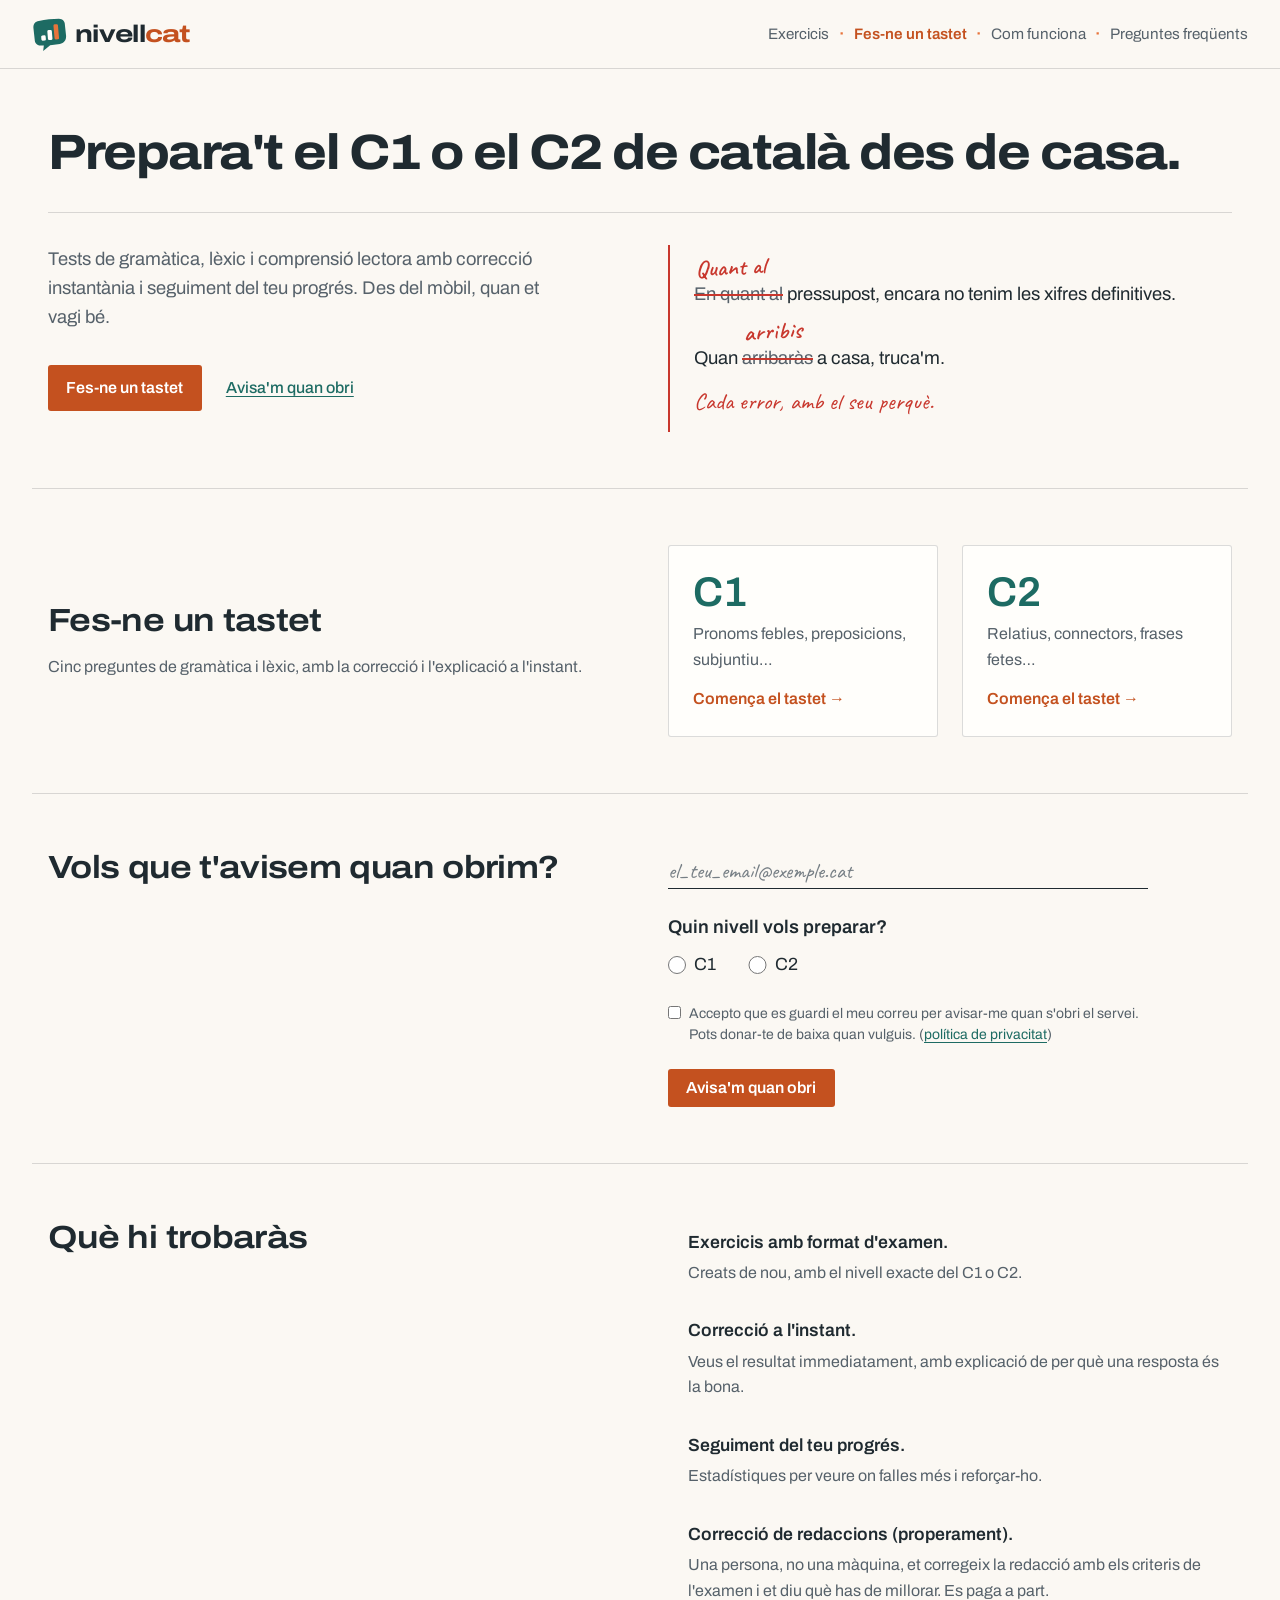
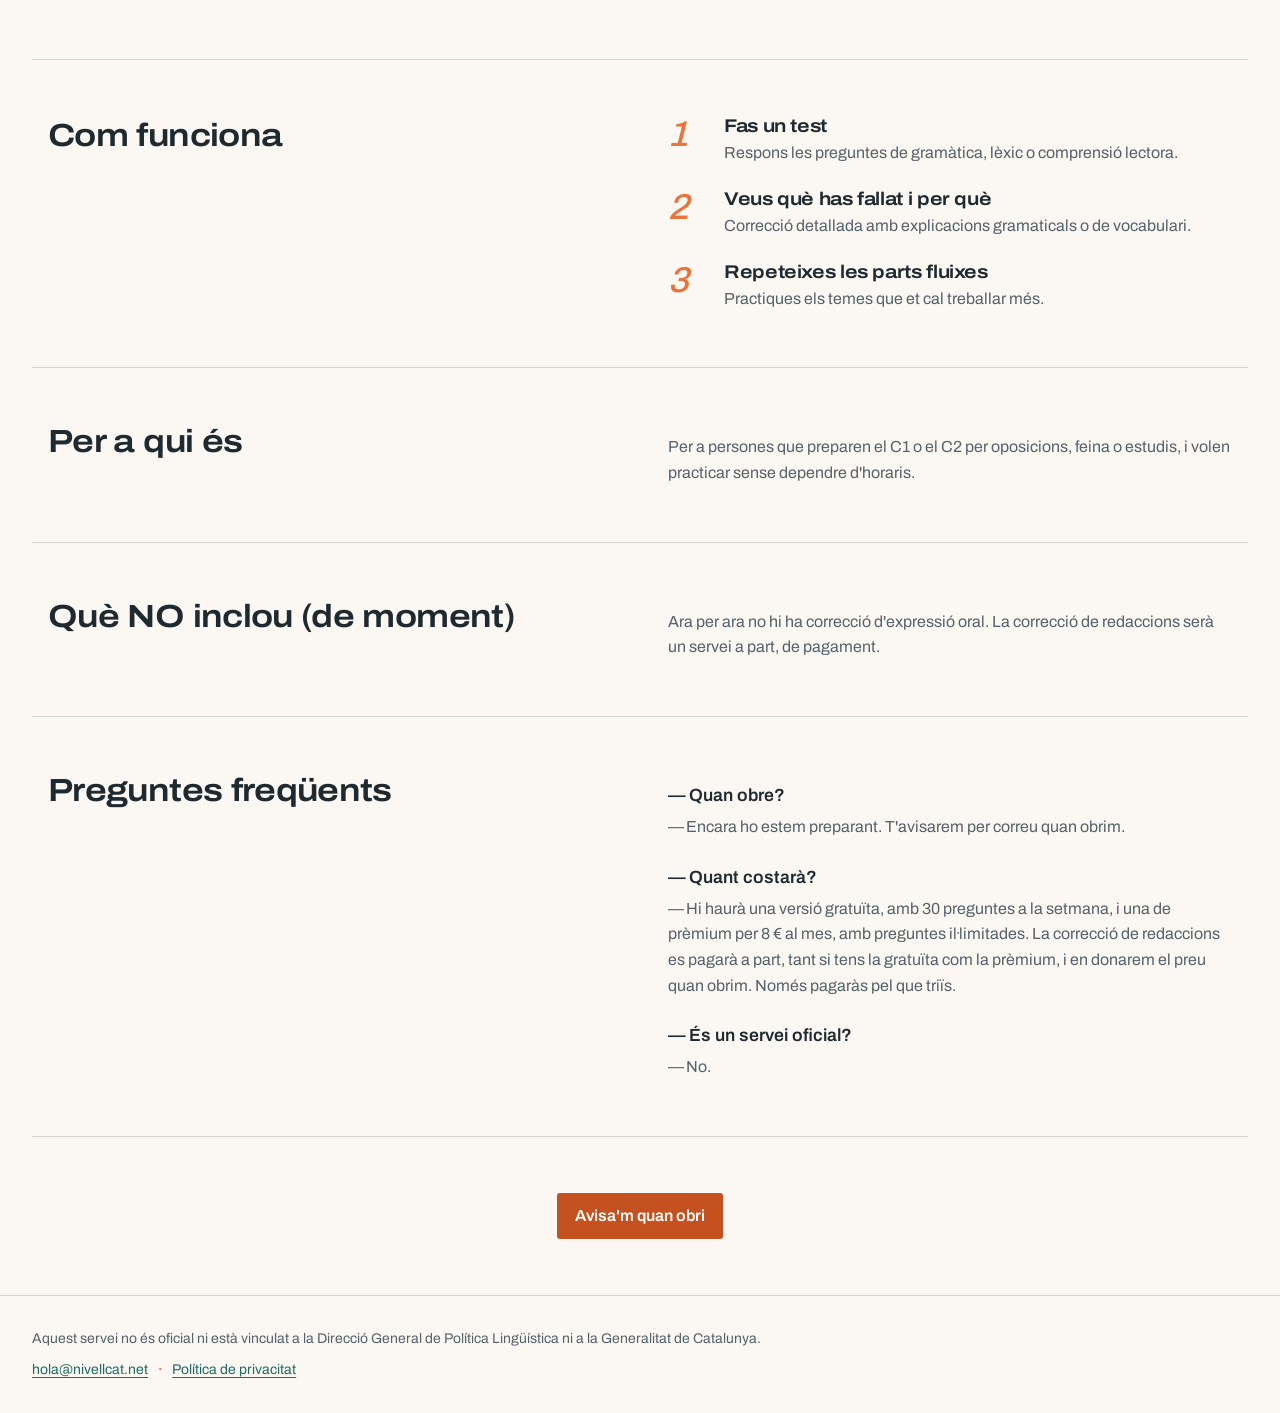
<file: index.html>
<!DOCTYPE html>
<html lang="ca">
<head>
    <meta charset="UTF-8">
    <meta name="viewport" content="width=device-width, initial-scale=1.0">
    <meta name="description" content="Prepara't el C1 o el C2 de català amb tests amb format d'examen, correcció instantània i seguiment del teu progrés.">
    <meta property="og:title" content="NivellCat – Prepara el C1 o el C2 de català">
    <meta property="og:description" content="Tests amb correcció instantània i seguiment del teu progrés.">
    <meta property="og:type" content="website">
    <meta property="og:url" content="https://nivellcat.net/">
    <meta property="og:image" content="https://nivellcat.net/og-image.jpg">
    <link rel="canonical" href="https://nivellcat.net/">
    <title>NivellCat – Prepara el C1 o el C2 de català</title>
    <link rel="icon" type="image/svg+xml" href="img/favicon.svg">
    <link rel="stylesheet" href="css/style.css">
</head>
<body>
    <header>
        <nav>
            <a href="index.html" class="logo" aria-label="NivellCat"><img src="img/favicon.svg" alt="" width="36" height="36"><span>nivell<span class="logo-cat">cat</span></span></a>
            <ul>
                <li><a href="#exercicis">Exercicis</a></li>
                <li><a href="tastet.html" class="nav-cta">Fes-ne un tastet</a></li>
                <li><a href="#com-funciona">Com funciona</a></li>
                <li><a href="#preguntes">Preguntes freqüents</a></li>
            </ul>
        </nav>
    </header>

    <main>
        <!-- Hero Section -->
        <section class="hero">
            <h1>Prepara't el C1 o el C2 de català des de casa.</h1>
            <div class="hero-content">
                <p class="subtitle">Tests de gramàtica, lèxic i comprensió lectora amb correcció instantània i seguiment del teu progrés. Des del mòbil, quan et vagi bé.</p>
                <div class="hero-actions">
                    <a href="#tastet" class="btn-primary">Fes-ne un tastet</a>
                    <a href="#llista-espera">Avisa'm quan obri</a>
                </div>
            </div>
            <figure class="correction-note" aria-label="Exemple de correcció">
                <p><span class="fix"><del>En quant al</del><ins>Quant al</ins></span> pressupost, encara no tenim les xifres definitives.</p>
                <p>Quan <span class="fix"><del>arribaràs</del><ins>arribis</ins></span> a casa, truca'm.</p>
                <figcaption>Cada error, amb el seu perquè.</figcaption>
            </figure>
        </section>

        <!-- Tastet -->
        <section id="tastet" class="section section-tastet">
            <h2>Fes-ne un tastet</h2>
            <p>Cinc preguntes de gramàtica i lèxic, amb la correcció i l'explicació a l'instant.</p>
            <div class="tastet-cards">
                <a href="tastet.html?nivell=c1" class="tastet-card">
                    <span class="tastet-card-level">C1</span>
                    <span>Pronoms febles, preposicions, subjuntiu…</span>
                    <span class="tastet-card-go">Comença el tastet</span>
                </a>
                <a href="tastet.html?nivell=c2" class="tastet-card">
                    <span class="tastet-card-level">C2</span>
                    <span>Relatius, connectors, frases fetes…</span>
                    <span class="tastet-card-go">Comença el tastet</span>
                </a>
            </div>
        </section>

        <!-- Signup -->
        <section id="llista-espera" class="section section-signup section-split">
            <h2>Vols que t'avisem quan obrim?</h2>
            <form class="signup-form" method="post" action="https://assets.mailerlite.com/jsonp/2695335/forms/200752097212236903/subscribe">
                <input type="email" name="fields[email]" autocomplete="email" placeholder="el_teu_email@exemple.cat" required aria-label="Correu electrònic">

                <fieldset class="radio-group">
                    <legend>Quin nivell vols preparar?</legend>
                    <label>
                        <input type="radio" name="fields[nivell][]" value="C1" required>
                        C1
                    </label>
                    <label>
                        <input type="radio" name="fields[nivell][]" value="C2" required>
                        C2
                    </label>
                </fieldset>

                <label class="consent-label">
                    <input type="checkbox" name="gdpr[]" value="Accepto rebre aquest avís per correu electrònic" required>
                    <span>Accepto que es guardi el meu correu per avisar-me quan s'obri el servei. Pots donar-te de baixa quan vulguis. (<a href="privacitat.html">política de privacitat</a>)</span>
                </label>

                <input type="hidden" name="ml-submit" value="1">
                <input type="hidden" name="anticsrf" value="true">

                <button type="submit" class="btn-primary">Avisa'm quan obri</button>
            </form>
        </section>

        <!-- Exercicis -->
        <section id="exercicis" class="section section-split">
            <h2>Què hi trobaràs</h2>
            <ul class="features">
                <li><strong>Exercicis amb format d'examen.</strong> Creats de nou, amb el nivell exacte del C1 o C2.</li>
                <li><strong>Correcció a l'instant.</strong> Veus el resultat immediatament, amb explicació de per què una resposta és la bona.</li>
                <li><strong>Seguiment del teu progrés.</strong> Estadístiques per veure on falles més i reforçar-ho.</li>
                <li><strong>Correcció de redaccions (properament).</strong> Una persona, no una màquina, et corregeix la redacció amb els criteris de l'examen i et diu què has de millorar. Es paga a part.</li>
            </ul>
        </section>

        <!-- Com funciona -->
        <section id="com-funciona" class="section section-split">
            <h2>Com funciona</h2>
            <ol class="steps">
                <li>
                    <h3>Fas un test</h3>
                    <p>Respons les preguntes de gramàtica, lèxic o comprensió lectora.</p>
                </li>
                <li>
                    <h3>Veus què has fallat i per què</h3>
                    <p>Correcció detallada amb explicacions gramaticals o de vocabulari.</p>
                </li>
                <li>
                    <h3>Repeteixes les parts fluixes</h3>
                    <p>Practiques els temes que et cal treballar més.</p>
                </li>
            </ol>
        </section>

        <!-- Per a qui és -->
        <section class="section section-split">
            <h2>Per a qui és</h2>
            <p>Per a persones que preparen el C1 o el C2 per oposicions, feina o estudis, i volen practicar sense dependre d'horaris.</p>
        </section>

        <!-- Què NO inclou -->
        <section class="section section-split">
            <h2>Què NO inclou (de moment)</h2>
            <p>Ara per ara no hi ha correcció d'expressió oral. La correcció de redaccions serà un servei a part, de pagament.</p>
        </section>

        <!-- Preguntes freqüents -->
        <section id="preguntes" class="section section-split">
            <h2>Preguntes freqüents</h2>
            <dl>
                <dt>Quan obre?</dt>
                <dd>Encara ho estem preparant. T'avisarem per correu quan obrim.</dd>

                <dt>Quant costarà?</dt>
                <dd>Hi haurà una versió gratuïta, amb 30 preguntes a la setmana, i una de prèmium per 8 € al mes, amb preguntes il·limitades. La correcció de redaccions es pagarà a part, tant si tens la gratuïta com la prèmium, i en donarem el preu quan obrim. Només pagaràs pel que triïs.</dd>

                <dt>És un servei oficial?</dt>
                <dd>No.</dd>
            </dl>
        </section>

        <!-- Closing call to action, pointing to the signup form above -->
        <section class="section section-closing">
            <a href="#llista-espera" class="btn-primary">Avisa'm quan obri</a>
        </section>
    </main>

    <footer>
        <p>Aquest servei no és oficial ni està vinculat a la Direcció General de Política Lingüística ni a la Generalitat de Catalunya.</p>
        <ul>
            <li><a href="mailto:hola@nivellcat.net">hola@nivellcat.net</a></li>
            <li><a href="privacitat.html">Política de privacitat</a></li>
        </ul>
    </footer>

    <script>
        // Keep anchor targets below the sticky header, whose height changes with the viewport
        const header = document.querySelector('header');
        new ResizeObserver(() => {
            document.documentElement.style.setProperty('--header-height', header.offsetHeight + 'px');
        }).observe(header);

        // Submit to MailerLite and only redirect when the subscription succeeds
        document.querySelectorAll('.signup-form').forEach(form => {
            form.addEventListener('submit', function(e) {
                e.preventDefault();

                const button = this.querySelector('button[type="submit"]');
                button.disabled = true;

                const formData = new FormData(this);
                formData.append('ajax', '1');

                fetch(this.getAttribute('action'), {
                    method: 'POST',
                    body: formData
                })
                .then(response => response.json())
                .then(data => {
                    if (!data.success) {
                        throw new Error(JSON.stringify(data));
                    }
                    window.location.href = 'gracies.html';
                })
                .catch(err => {
                    console.error('Form submission error:', err);
                    alert("Hi ha hagut un error. Torna-ho a provar més tard.");
                    button.disabled = false;
                });
            });
        });
    </script>
    <!-- Cloudflare Web Analytics -->
    <script type="module" src="https://static.cloudflareinsights.com/beacon.min.js" data-cf-beacon='{"token": "ded47c17550b4694a7afb9b7cb05a9a2"}'></script>
    <!-- End Cloudflare Web Analytics -->
</body>
</html>
</file>
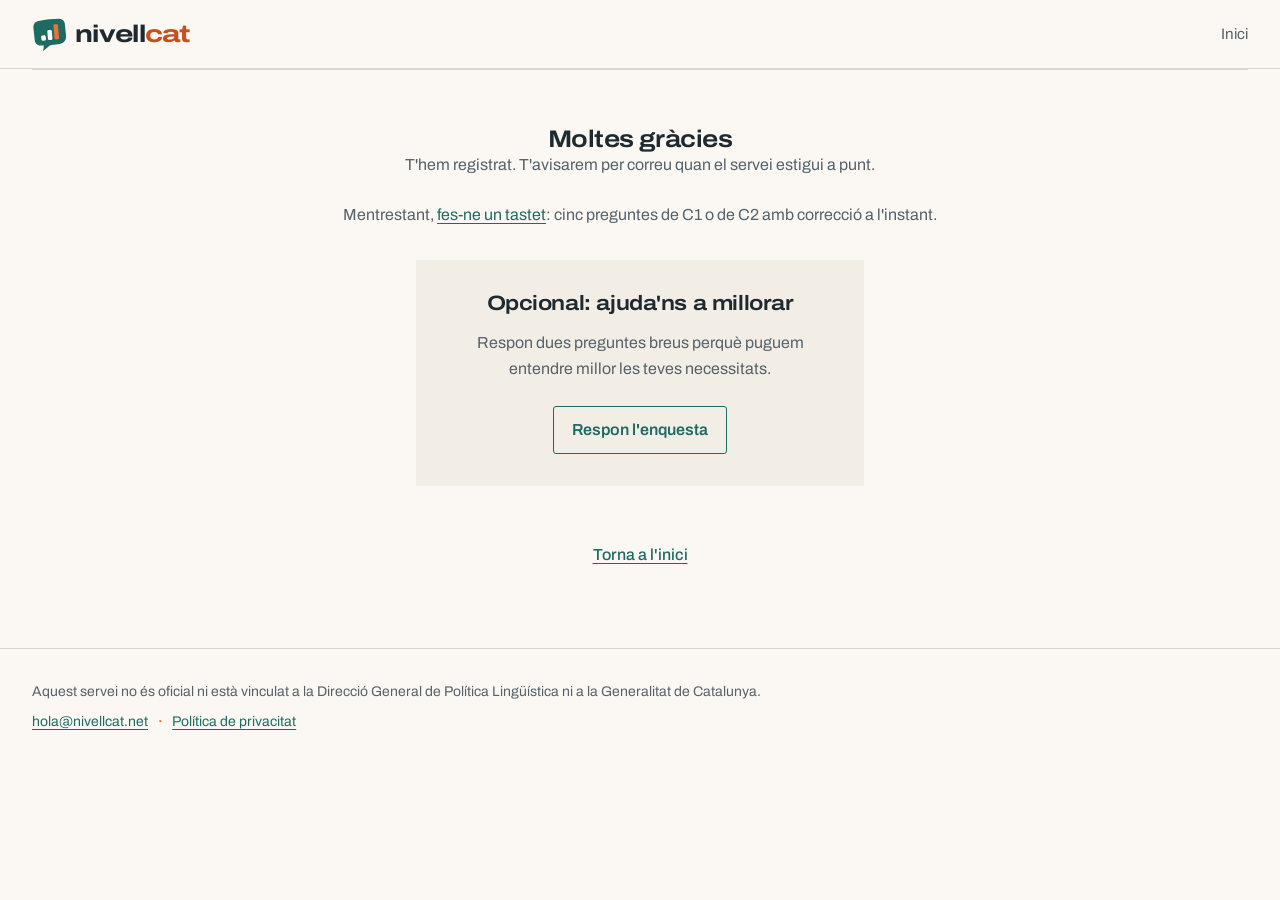
<file: gracies.html>
<!DOCTYPE html>
<html lang="ca">
<head>
    <meta charset="UTF-8">
    <meta name="viewport" content="width=device-width, initial-scale=1.0">
    <meta name="description" content="Moltes gràcies per registrar-te. T'avisarem quan s'obri el servei.">
    <link rel="canonical" href="https://nivellcat.net/gracies.html">
    <title>Moltes gràcies – NivellCat</title>
    <link rel="icon" type="image/svg+xml" href="img/favicon.svg">
    <link rel="stylesheet" href="css/style.css">
</head>
<body>
    <header>
        <nav>
            <a href="index.html" class="logo" aria-label="NivellCat"><img src="img/favicon.svg" alt="" width="36" height="36"><span>nivell<span class="logo-cat">cat</span></span></a>
            <ul>
                <li><a href="index.html">Inici</a></li>
            </ul>
        </nav>
    </header>

    <main>
        <section class="section section-centered">
            <h1>Moltes gràcies</h1>
            <p>T'hem registrat. T'avisarem per correu quan el servei estigui a punt.</p>
            <p>Mentrestant, <a href="tastet.html">fes-ne un tastet</a>: cinc preguntes de C1 o de C2 amb correcció a l'instant.</p>

            <div class="survey-section">
                <h2>Opcional: ajuda'ns a millorar</h2>
                <p>Respon dues preguntes breus perquè puguem entendre millor les teves necessitats.</p>
                <a href="https://tally.so/r/VpE6ea" class="btn-secondary">Respon l'enquesta</a>
            </div>

            <p class="back-link"><a href="index.html">Torna a l'inici</a></p>
        </section>
    </main>

    <footer>
        <p>Aquest servei no és oficial ni està vinculat a la Direcció General de Política Lingüística ni a la Generalitat de Catalunya.</p>
        <ul>
            <li><a href="mailto:hola@nivellcat.net">hola@nivellcat.net</a></li>
            <li><a href="privacitat.html">Política de privacitat</a></li>
        </ul>
    </footer>
    <!-- Cloudflare Web Analytics -->
    <script type="module" src="https://static.cloudflareinsights.com/beacon.min.js" data-cf-beacon='{"token": "ded47c17550b4694a7afb9b7cb05a9a2"}'></script>
    <!-- End Cloudflare Web Analytics -->
</body>
</html>
</file>
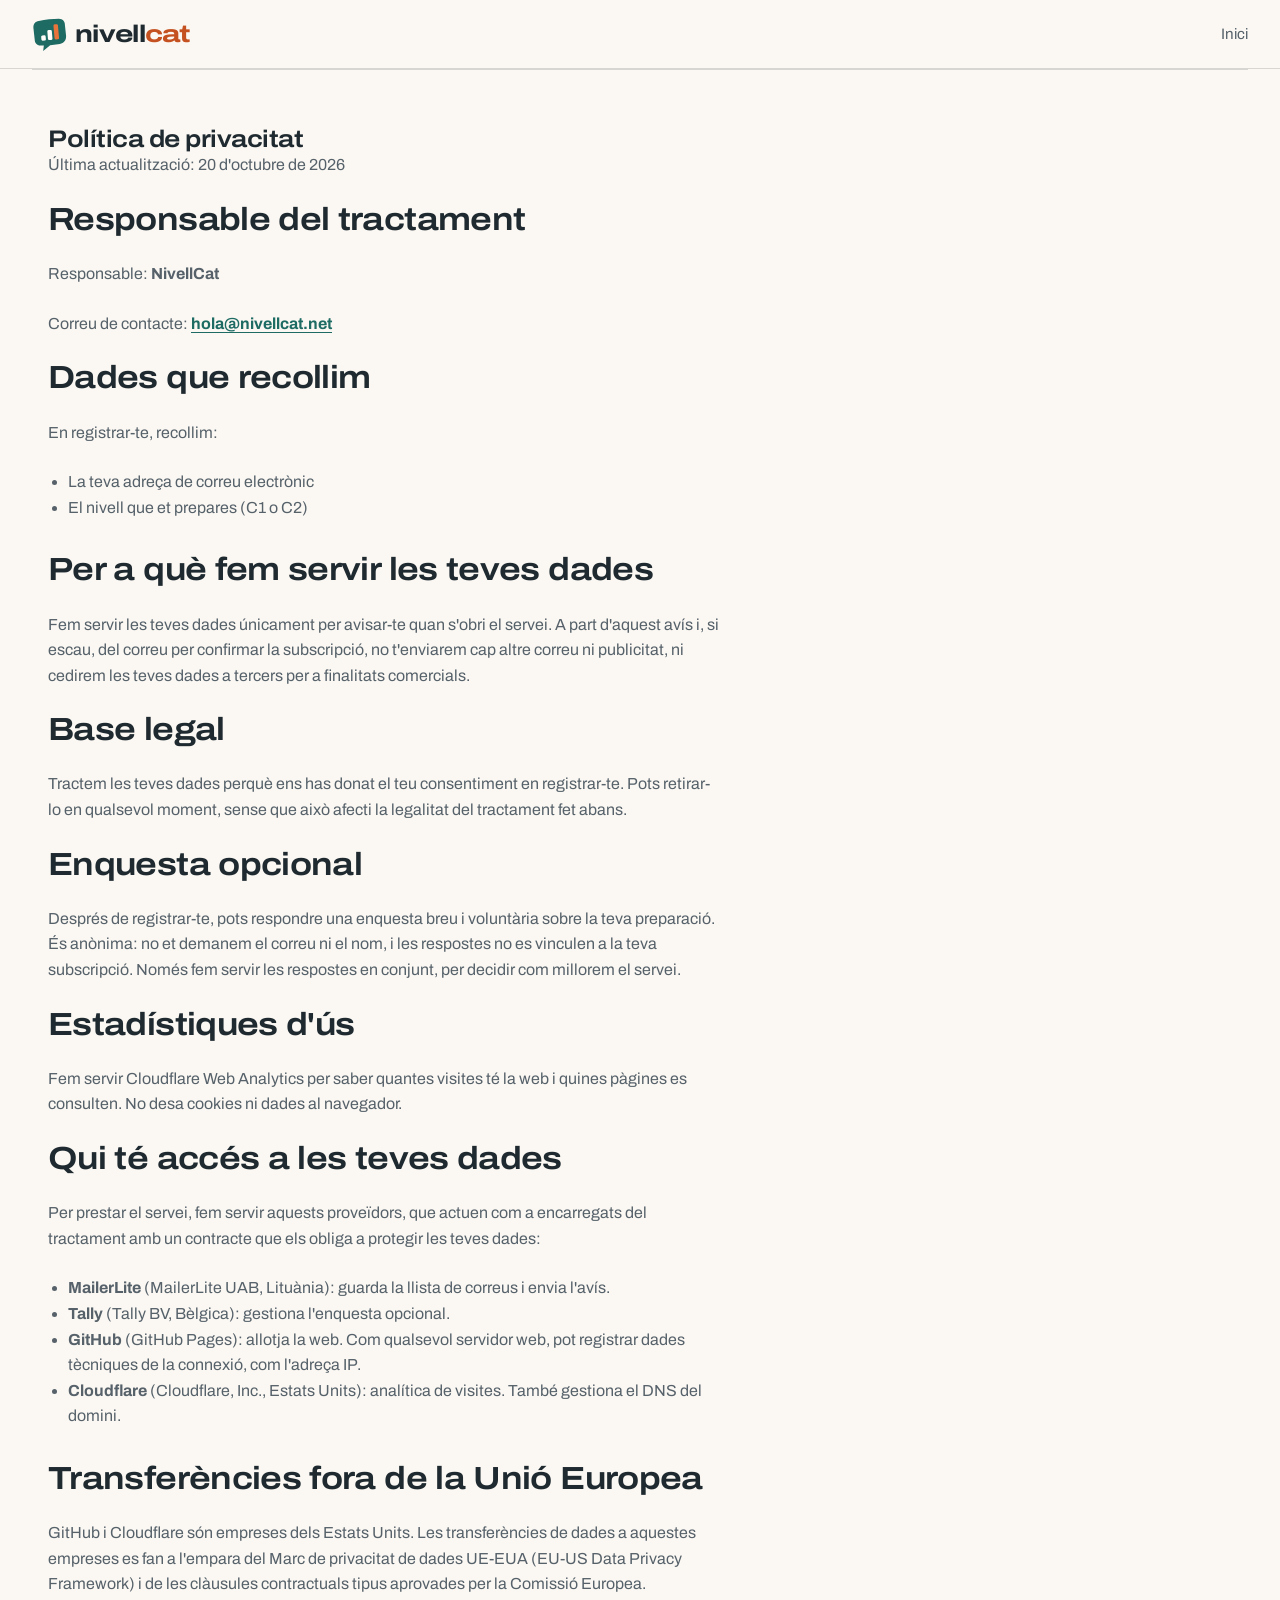
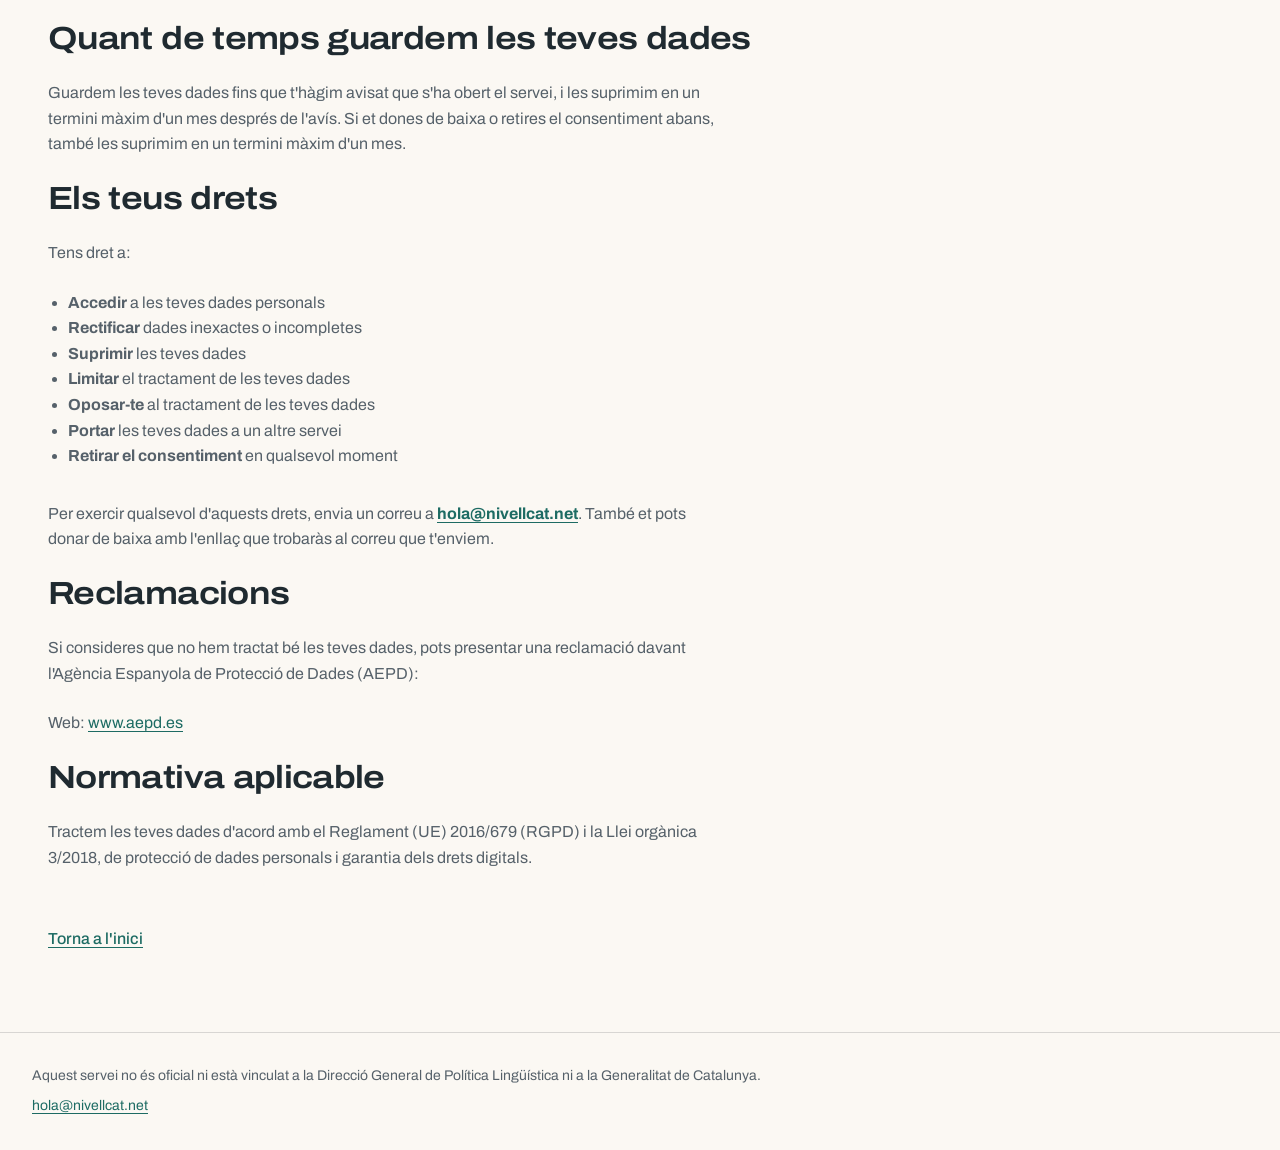
<file: privacitat.html>
<!DOCTYPE html>
<html lang="ca">
<head>
    <meta charset="UTF-8">
    <meta name="viewport" content="width=device-width, initial-scale=1.0">
    <meta name="description" content="Política de privacitat de NivellCat.">
    <link rel="canonical" href="https://nivellcat.net/privacitat.html">
    <title>Política de privacitat – NivellCat</title>
    <link rel="icon" type="image/svg+xml" href="img/favicon.svg">
    <link rel="stylesheet" href="css/style.css">
</head>
<body>
    <header>
        <nav>
            <a href="index.html" class="logo" aria-label="NivellCat"><img src="img/favicon.svg" alt="" width="36" height="36"><span>nivell<span class="logo-cat">cat</span></span></a>
            <ul>
                <li><a href="index.html">Inici</a></li>
            </ul>
        </nav>
    </header>

    <main>
        <section class="section">
            <h1>Política de privacitat</h1>
            <p>Última actualització: 20 d'octubre de 2026</p>

            <h2>Responsable del tractament</h2>
            <p>Responsable: <strong>NivellCat</strong></p>
            <p>Correu de contacte: <strong><a href="mailto:hola@nivellcat.net">hola@nivellcat.net</a></strong></p>

            <h2>Dades que recollim</h2>
            <p>En registrar-te, recollim:</p>
            <ul>
                <li>La teva adreça de correu electrònic</li>
                <li>El nivell que et prepares (C1 o C2)</li>
            </ul>

            <h2>Per a què fem servir les teves dades</h2>
            <p>Fem servir les teves dades únicament per avisar-te quan s'obri el servei. A part d'aquest avís i, si escau, del correu per confirmar la subscripció, no t'enviarem cap altre correu ni publicitat, ni cedirem les teves dades a tercers per a finalitats comercials.</p>

            <h2>Base legal</h2>
            <p>Tractem les teves dades perquè ens has donat el teu consentiment en registrar-te. Pots retirar-lo en qualsevol moment, sense que això afecti la legalitat del tractament fet abans.</p>

            <h2>Enquesta opcional</h2>
            <p>Després de registrar-te, pots respondre una enquesta breu i voluntària sobre la teva preparació. És anònima: no et demanem el correu ni el nom, i les respostes no es vinculen a la teva subscripció. Només fem servir les respostes en conjunt, per decidir com millorem el servei.</p>

            <h2>Estadístiques d'ús</h2>
            <p>Fem servir Cloudflare Web Analytics per saber quantes visites té la web i quines pàgines es consulten. No desa cookies ni dades al navegador.</p>

            <h2>Qui té accés a les teves dades</h2>
            <p>Per prestar el servei, fem servir aquests proveïdors, que actuen com a encarregats del tractament amb un contracte que els obliga a protegir les teves dades:</p>
            <ul>
                <li><strong>MailerLite</strong> (MailerLite UAB, Lituània): guarda la llista de correus i envia l'avís.</li>
                <li><strong>Tally</strong> (Tally BV, Bèlgica): gestiona l'enquesta opcional.</li>
                <li><strong>GitHub</strong> (GitHub Pages): allotja la web. Com qualsevol servidor web, pot registrar dades tècniques de la connexió, com l'adreça IP.</li>
                <li><strong>Cloudflare</strong> (Cloudflare, Inc., Estats Units): analítica de visites. També gestiona el DNS del domini.</li>
            </ul>

            <h2>Transferències fora de la Unió Europea</h2>
            <p>GitHub i Cloudflare són empreses dels Estats Units. Les transferències de dades a aquestes empreses es fan a l'empara del Marc de privacitat de dades UE-EUA (EU-US Data Privacy Framework) i de les clàusules contractuals tipus aprovades per la Comissió Europea.</p>

            <h2>Quant de temps guardem les teves dades</h2>
            <p>Guardem les teves dades fins que t'hàgim avisat que s'ha obert el servei, i les suprimim en un termini màxim d'un mes després de l'avís. Si et dones de baixa o retires el consentiment abans, també les suprimim en un termini màxim d'un mes.</p>

            <h2>Els teus drets</h2>
            <p>Tens dret a:</p>
            <ul>
                <li><strong>Accedir</strong> a les teves dades personals</li>
                <li><strong>Rectificar</strong> dades inexactes o incompletes</li>
                <li><strong>Suprimir</strong> les teves dades</li>
                <li><strong>Limitar</strong> el tractament de les teves dades</li>
                <li><strong>Oposar-te</strong> al tractament de les teves dades</li>
                <li><strong>Portar</strong> les teves dades a un altre servei</li>
                <li><strong>Retirar el consentiment</strong> en qualsevol moment</li>
            </ul>
            <p>Per exercir qualsevol d'aquests drets, envia un correu a <strong><a href="mailto:hola@nivellcat.net">hola@nivellcat.net</a></strong>. També et pots donar de baixa amb l'enllaç que trobaràs al correu que t'enviem.</p>

            <h2>Reclamacions</h2>
            <p>Si consideres que no hem tractat bé les teves dades, pots presentar una reclamació davant l'Agència Espanyola de Protecció de Dades (AEPD):</p>
            <p>Web: <a href="https://www.aepd.es" rel="noopener noreferrer">www.aepd.es</a></p>

            <h2>Normativa aplicable</h2>
            <p>Tractem les teves dades d'acord amb el Reglament (UE) 2016/679 (RGPD) i la Llei orgànica 3/2018, de protecció de dades personals i garantia dels drets digitals.</p>

            <p class="back-link"><a href="index.html">Torna a l'inici</a></p>
        </section>
    </main>

    <footer>
        <p>Aquest servei no és oficial ni està vinculat a la Direcció General de Política Lingüística ni a la Generalitat de Catalunya.</p>
        <ul>
            <li><a href="mailto:hola@nivellcat.net">hola@nivellcat.net</a></li>
        </ul>
    </footer>
    <!-- Cloudflare Web Analytics -->
    <script type="module" src="https://static.cloudflareinsights.com/beacon.min.js" data-cf-beacon='{"token": "ded47c17550b4694a7afb9b7cb05a9a2"}'></script>
    <!-- End Cloudflare Web Analytics -->
</body>
</html>
</file>
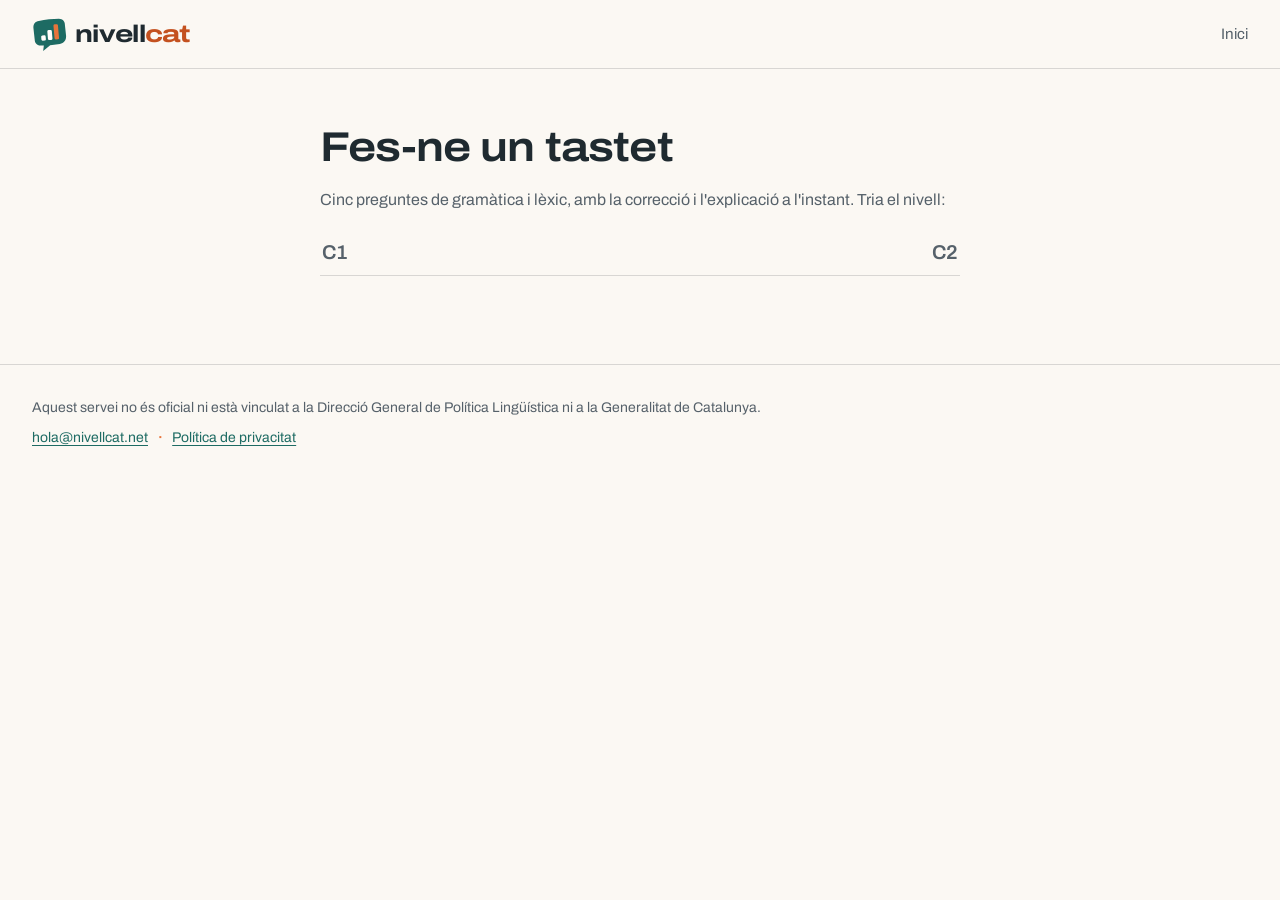
<file: tastet.html>
<!DOCTYPE html>
<html lang="ca">
<head>
    <meta charset="UTF-8">
    <meta name="viewport" content="width=device-width, initial-scale=1.0">
    <meta name="description" content="Prova cinc preguntes de gramàtica i lèxic de nivell C1 o C2 de català, amb correcció i explicació a l'instant.">
    <link rel="canonical" href="https://nivellcat.net/tastet.html">
    <title>Tastet C1 o C2 – NivellCat</title>
    <link rel="icon" type="image/svg+xml" href="img/favicon.svg">
    <link rel="stylesheet" href="css/style.css">
    <script src="js/tastet.js" defer></script>
</head>
<body>
    <header>
        <nav>
            <a href="index.html" class="logo" aria-label="NivellCat"><img src="img/favicon.svg" alt="" width="36" height="36"><span>nivell<span class="logo-cat">cat</span></span></a>
            <ul>
                <li><a href="index.html">Inici</a></li>
            </ul>
        </nav>
    </header>

    <main>
        <section class="section tastet">
            <h1>Fes-ne un tastet</h1>
            <p class="tastet-intro">Cinc preguntes de gramàtica i lèxic, amb la correcció i l'explicació a l'instant. Tria el nivell:</p>

            <nav class="level-tabs" aria-label="Nivell del tastet">
                <a href="tastet.html?nivell=c1" data-level="c1">C1</a>
                <a href="tastet.html?nivell=c2" data-level="c2">C2</a>
            </nav>

            <div id="quiz" class="quiz" aria-live="polite"></div>
        </section>
    </main>

    <footer>
        <p>Aquest servei no és oficial ni està vinculat a la Direcció General de Política Lingüística ni a la Generalitat de Catalunya.</p>
        <ul>
            <li><a href="mailto:hola@nivellcat.net">hola@nivellcat.net</a></li>
            <li><a href="privacitat.html">Política de privacitat</a></li>
        </ul>
    </footer>
    <!-- Cloudflare Web Analytics -->
    <script type="module" src="https://static.cloudflareinsights.com/beacon.min.js" data-cf-beacon='{"token": "ded47c17550b4694a7afb9b7cb05a9a2"}'></script>
    <!-- End Cloudflare Web Analytics -->
</body>
</html>
</file>
<file: css/style.css>
/* NivellCat – Landing Page Styles */

/* Self-hosted fonts (SIL Open Font License), so no third-party requests are made */
/* Variable font with weight and width axes */
@font-face {
    font-family: "Archivo";
    src: url("../fonts/archivo.woff2") format("woff2");
    font-weight: 100 900;
    font-stretch: 62% 125%;
    font-style: normal;
    font-display: swap;
}

@font-face {
    font-family: "Caveat";
    src: url("../fonts/caveat.woff2") format("woff2");
    font-weight: 400 700;
    font-style: normal;
    font-display: swap;
}

:root {
    --font-sans: "Archivo", -apple-system, BlinkMacSystemFont, "Segoe UI", Helvetica, Arial, sans-serif;
    --font-display: "Archivo", "Arial Narrow", sans-serif;
    --page-width: 76rem;
    --font-hand: "Caveat", "Segoe Print", "Bradley Hand", cursive;

    --paper: #fbf8f3;
    --surface: #fffefb;
    --text-primary: #1f2a30;
    --text-secondary: #56616a;
    --border-color: #e6dfd3;
    /* Thin ink rules between sections */
    --rule: rgba(31, 42, 48, 0.16);
    --bg-warm: #f3eee5;
    /* Brand (teal): links, secondary buttons, form controls, focus */
    --accent: #1d6b63;
    --accent-hover: #155650;
    --on-accent: #fff;
    --brand-tint: #e8f1ee;
    /* Call to action (orange): one main action per screen; dark enough for white text */
    --cta: #c4511f;
    --cta-hover: #a3401a;
    --on-cta: #fff;
    /* Decorative orange, never behind text */
    --highlight: #e8743b;
    /* Red pen used only in the correction illustrations */
    --pen: #c8372d;
    --ok: #2f7d3e;

    --spacing-xs: 0.5rem;
    --spacing-sm: 1rem;
    --spacing-md: 1.5rem;
    --spacing-lg: 2rem;
    --spacing-xl: 3.5rem;
}

@media (prefers-color-scheme: dark) {
    :root {
        --paper: #161412;
        --surface: #1f1c19;
        --text-primary: #efe9df;
        --text-secondary: #b3aa9d;
        --border-color: #34302b;
        --rule: rgba(239, 233, 223, 0.16);
        --bg-warm: #1d1a17;
        --accent: #5fc4b5;
        --accent-hover: #84d6ca;
        --on-accent: #10100e;
        --brand-tint: #17302c;
        --cta: #f08a55;
        --cta-hover: #f5a77c;
        --on-cta: #1a0f08;
        --highlight: #f08a55;
        --pen: #ff7b6b;
        --ok: #6fcf7f;
    }
}

* {
    margin: 0;
    padding: 0;
    box-sizing: border-box;
}

html {
    scroll-behavior: smooth;
    /* --header-height is set from JS; 5rem is the fallback for desktop */
    scroll-padding-top: calc(var(--header-height, 5rem) + var(--spacing-sm));
}

body {
    font-family: var(--font-sans);
    color: var(--text-primary);
    background-color: var(--paper);
    line-height: 1.6;
}

h1,
h2,
h3 {
    font-family: var(--font-display);
    font-weight: 650;
    font-stretch: 115%;
    letter-spacing: -0.02em;
    line-height: 1.1;
}

a {
    color: var(--accent);
    text-decoration-thickness: 1px;
    text-underline-offset: 0.2em;
}

a:hover {
    color: var(--accent-hover);
    text-decoration-thickness: 2px;
}

/* Header & Navigation */
header {
    border-bottom: 1px solid var(--rule);
    padding: var(--spacing-sm);
    position: sticky;
    top: 0;
    background-color: var(--paper);
    z-index: 100;
}

nav {
    max-width: var(--page-width);
    margin: 0 auto;
    display: flex;
    justify-content: space-between;
    align-items: center;
    gap: var(--spacing-md);
}

/* Bubble icon + wordmark set in the page font */
.logo {
    display: flex;
    align-items: center;
    gap: 0.45rem;
    color: var(--text-primary);
    font-family: var(--font-display);
    font-size: 1.5rem;
    font-weight: 750;
    font-stretch: 125%;
    letter-spacing: -0.03em;
    line-height: 1;
    text-decoration: none;
}

.logo:hover {
    color: var(--text-primary);
}

.logo img {
    width: 2.25rem;
    height: 2.25rem;
}

.logo-cat {
    color: var(--cta);
}

nav ul {
    list-style: none;
    display: flex;
    align-items: center;
    flex-wrap: wrap;
}

/* Catalan punt volat as the separator between menu items */
nav li + li::before {
    content: "·";
    margin: 0 0.6rem;
    color: var(--highlight);
    font-weight: 700;
}

nav a {
    color: var(--text-secondary);
    text-decoration: none;
    font-size: 0.95rem;
}

nav a:hover {
    color: var(--accent);
}

nav a:focus-visible {
    outline: 2px solid var(--accent);
    outline-offset: 2px;
    border-radius: 2px;
}

nav a.nav-cta {
    color: var(--cta);
    font-weight: 600;
}

nav a.nav-cta:hover {
    color: var(--cta-hover);
}

@media (max-width: 640px) {
    nav {
        flex-direction: column;
        align-items: flex-start;
        gap: var(--spacing-sm);
    }
}

/* Main Content */
main {
    max-width: var(--page-width);
    margin: 0 auto;
}

/* Hero Section */
/* Full-width one-line headline, with intro and correction note side by side below */
.hero {
    padding: var(--spacing-xl) var(--spacing-sm);
    display: grid;
    grid-template-columns: minmax(0, 1fr) minmax(0, 1fr);
    gap: var(--spacing-lg) var(--spacing-xl);
    align-items: start;
}

.hero h1 {
    grid-column: 1 / -1;
    padding-bottom: var(--spacing-lg);
    border-bottom: 1px solid var(--rule);
    /* The headline is about 22.5em wide, so it fills the column without wrapping */
    font-size: min(calc((100vw - 4rem) / 23.5), 3.1rem);
    font-weight: 750;
    font-stretch: 112%;
    letter-spacing: -0.03em;
    white-space: nowrap;
}

.subtitle {
    font-size: 1.15rem;
    color: var(--text-secondary);
    margin-bottom: var(--spacing-lg);
    max-width: 32rem;
}

.hero-actions {
    display: flex;
    flex-wrap: wrap;
    align-items: center;
    gap: var(--spacing-sm) var(--spacing-md);
}

.hero-actions a:not(.btn-primary) {
    font-weight: 500;
}

/* Correction note (red-pen illustration) */
.correction-note {
    padding: var(--spacing-sm) 0 var(--spacing-sm) var(--spacing-md);
    border-left: 2px solid var(--pen);
    font-family: var(--font-display);
    font-size: 1.15rem;
}

.correction-note p {
    line-height: 1.5;
    padding-top: 1.1em;
    margin-bottom: var(--spacing-sm);
}

.correction-note .fix {
    position: relative;
    white-space: nowrap;
}

.correction-note del {
    text-decoration: line-through;
    text-decoration-color: var(--pen);
    text-decoration-thickness: 2px;
    color: var(--text-secondary);
}

.correction-note ins {
    position: absolute;
    left: 0.1em;
    top: -1.15em;
    font-family: var(--font-hand);
    font-size: 1.3em;
    font-weight: 600;
    color: var(--pen);
    text-decoration: none;
    white-space: nowrap;
    transform: rotate(-3deg);
    line-height: 1;
}

.correction-note figcaption {
    font-family: var(--font-hand);
    font-size: 1.45rem;
    color: var(--pen);
    line-height: 1.2;
}

/* Form Styles */
.signup-form {
    max-width: 30rem;
    margin: 0 auto;
    display: flex;
    flex-direction: column;
    align-items: flex-start;
    gap: var(--spacing-md);
}

/* A line to write on, like a paper form */
.signup-form input[type="email"] {
    width: 100%;
    padding: 0.4rem 0;
    border: none;
    border-bottom: 1.5px solid var(--text-primary);
    border-radius: 0;
    font-family: inherit;
    font-size: 1.1rem;
    color: var(--text-primary);
    background-color: transparent;
    transition: border-color 0.2s;
}

.signup-form input[type="email"]::placeholder {
    font-family: var(--font-hand);
    font-size: 1.35rem;
    color: var(--text-secondary);
    opacity: 0.8;
}

.signup-form input[type="email"]:focus {
    outline: none;
    border-bottom-color: var(--accent);
    border-bottom-width: 2px;
}

/* Radio Group */
.radio-group {
    border: none;
    padding: 0;
    margin: 0;
    display: flex;
    flex-wrap: wrap;
    gap: var(--spacing-xs) var(--spacing-lg);
}

.radio-group legend {
    width: 100%;
    padding: 0;
    margin-bottom: var(--spacing-xs);
    font-family: var(--font-display);
    font-weight: 600;
    font-size: 1.15rem;
}

.radio-group label {
    display: flex;
    align-items: center;
    gap: var(--spacing-xs);
    cursor: pointer;
    font-size: 1.1rem;
}

.radio-group input[type="radio"] {
    width: 1.15rem;
    height: 1.15rem;
    margin: 0;
    cursor: pointer;
    accent-color: var(--accent);
}

.radio-group input[type="radio"]:focus-visible {
    outline: 2px solid var(--accent);
    outline-offset: 2px;
}

/* Consent Checkbox */
.consent-label {
    display: flex;
    align-items: flex-start;
    gap: var(--spacing-xs);
    cursor: pointer;
    font-size: 0.875rem;
    line-height: 1.5;
    color: var(--text-secondary);
}

.consent-label input[type="checkbox"] {
    cursor: pointer;
    margin-top: 0.2rem;
    flex-shrink: 0;
    accent-color: var(--accent);
}

.consent-label input[type="checkbox"]:focus-visible {
    outline: 2px solid var(--accent);
    outline-offset: 2px;
}

/* Buttons */
.btn-primary,
.btn-secondary {
    display: inline-block;
    padding: 0.65rem 1.15rem;
    border: none;
    border-radius: 3px;
    font-family: inherit;
    font-size: 1rem;
    font-weight: 600;
    text-align: center;
    text-decoration: none;
    cursor: pointer;
    transition: background-color 0.2s, color 0.2s;
}

.btn-primary {
    background-color: var(--cta);
    color: var(--on-cta);
}

.btn-primary:hover {
    background-color: var(--cta-hover);
    color: var(--on-cta);
}

.btn-primary:focus-visible {
    outline: 2px solid var(--cta);
    outline-offset: 3px;
}

.btn-primary:disabled {
    opacity: 0.6;
    cursor: wait;
}

.btn-secondary {
    background-color: transparent;
    color: var(--accent);
    border: 1.5px solid var(--accent);
}

.btn-secondary:hover {
    background-color: var(--brand-tint);
}

.btn-secondary:focus-visible {
    outline: 2px solid var(--accent);
    outline-offset: 3px;
}

/* Sections */
.section {
    padding: var(--spacing-xl) var(--spacing-sm);
    border-top: 1px solid var(--rule);
}

.section h2 {
    font-size: clamp(1.6rem, 3.5vw, 2rem);
    margin-bottom: var(--spacing-md);
}

.section p {
    color: var(--text-secondary);
    margin-bottom: var(--spacing-md);
}

.section ul {
    margin-bottom: var(--spacing-lg);
    padding-left: 1.25rem;
    max-width: 42rem;
    color: var(--text-secondary);
}

.section > p {
    max-width: 42rem;
}

.section-centered {
    text-align: center;
}

.section-centered > p {
    margin-left: auto;
    margin-right: auto;
}

/* Editorial layout: heading in the left column, content on the right */
.section-split {
    display: grid;
    grid-template-columns: minmax(0, 1fr) minmax(0, 1fr);
    gap: var(--spacing-sm) var(--spacing-xl);
    align-items: baseline;
}

.section-split > h2 {
    margin-bottom: 0;
}

.section-split > :last-child {
    margin: 0;
}

.section-split .signup-form {
    margin: 0;
}

.section-closing {
    text-align: center;
}

/* Features List */
.features {
    list-style: none;
    display: grid;
    grid-template-columns: repeat(auto-fit, minmax(16rem, 1fr));
    gap: var(--spacing-lg) var(--spacing-xl);
}

.features li {
    color: var(--text-secondary);
}

.features li strong {
    display: block;
    margin-bottom: 0.2rem;
    font-family: var(--font-display);
    font-size: 1.1rem;
    font-weight: 600;
    color: var(--text-primary);
}

/* Steps */
.steps {
    list-style: none;
    counter-reset: step;
    display: grid;
    gap: var(--spacing-md);
}

.steps li {
    counter-increment: step;
    display: grid;
    grid-template-columns: 2.5rem minmax(0, 1fr);
    column-gap: var(--spacing-sm);
}

.steps li::before {
    content: counter(step);
    grid-row: span 2;
    font-family: var(--font-display);
    font-style: italic;
    font-weight: 500;
    font-size: 2.25rem;
    line-height: 1;
    color: var(--highlight);
}

.steps h3 {
    font-size: 1.15rem;
    margin-bottom: 0.2rem;
}

.steps p {
    margin-bottom: 0;
}

/* FAQ, with the dialogue dash used in Catalan */
dl {
    max-width: 42rem;
}

dt {
    font-family: var(--font-display);
    font-weight: 600;
    font-size: 1.1rem;
    margin-top: var(--spacing-md);
    margin-bottom: 0.25rem;
}

dt:first-child {
    margin-top: 0;
}

dt::before,
dd::before {
    content: "—";
    margin-right: 0.15em;
}

dd {
    color: var(--text-secondary);
    margin-left: 0;
}

/* Survey Section */
.survey-section {
    padding: var(--spacing-lg);
    margin: var(--spacing-lg) auto;
    max-width: 28rem;
    background-color: var(--bg-warm);
}

.survey-section h2 {
    margin-bottom: var(--spacing-sm);
    font-size: 1.3rem;
}

/* Back Link */
.back-link {
    margin-top: var(--spacing-xl);
}

.back-link a {
    font-weight: 500;
}

/* Tastet section on the home page */
.section-tastet {
    display: grid;
    grid-template-columns: minmax(0, 1fr) minmax(0, 1fr);
    gap: var(--spacing-sm) var(--spacing-xl);
    align-items: center;
}

.section-tastet > h2 {
    margin-bottom: 0;
    align-self: end;
}

.section-tastet > p {
    margin-bottom: 0;
    align-self: start;
}

.tastet-cards {
    grid-column: 2;
    grid-row: 1 / span 2;
    display: grid;
    grid-template-columns: repeat(2, minmax(0, 1fr));
    gap: var(--spacing-md);
}

.tastet-card {
    display: flex;
    flex-direction: column;
    gap: 0.35rem;
    padding: var(--spacing-md);
    border: 1px solid var(--rule);
    border-radius: 3px;
    background-color: var(--surface);
    color: var(--text-secondary);
    text-decoration: none;
    transition: border-color 0.2s;
}

.tastet-card:hover {
    color: var(--text-secondary);
    border-color: var(--accent);
}

.tastet-card:focus-visible {
    outline: 2px solid var(--accent);
    outline-offset: 3px;
}

.tastet-card-level {
    font-family: var(--font-display);
    font-size: 2.6rem;
    font-weight: 600;
    line-height: 1.1;
    color: var(--accent);
}

.tastet-card-go {
    margin-top: auto;
    padding-top: var(--spacing-xs);
    font-weight: 600;
    color: var(--cta);
}

.tastet-card-go::after {
    content: " →";
}

/* Tastet page */
.tastet {
    border-top: none;
}

.tastet h1,
.tastet .tastet-intro {
    max-width: 40rem;
    margin-left: auto;
    margin-right: auto;
}

.tastet h1 {
    font-size: clamp(1.9rem, 4.5vw, 2.6rem);
    margin-bottom: var(--spacing-sm);
}

.level-tabs {
    max-width: 40rem;
    margin: 0 auto var(--spacing-lg);
    display: flex;
    gap: var(--spacing-md);
    border-bottom: 1px solid var(--rule);
}

.level-tabs a {
    padding: 0 0.15rem 0.35rem;
    margin-bottom: -1px;
    border-bottom: 2px solid transparent;
    color: var(--text-secondary);
    font-family: var(--font-display);
    font-weight: 600;
    font-size: 1.25rem;
    text-decoration: none;
}

.level-tabs a:hover {
    color: var(--accent);
}

.level-tabs a[aria-current="page"] {
    color: var(--accent);
    border-bottom-color: var(--accent);
}

.quiz {
    max-width: 40rem;
    margin: 0 auto;
}

.quiz-progress {
    font-size: 0.9rem;
}

.section .quiz-question {
    font-family: var(--font-display);
    font-size: 1.3rem;
    color: var(--text-primary);
    white-space: pre-line;
}

.quiz-options {
    list-style: none;
    display: grid;
    gap: var(--spacing-xs);
}

.quiz-option {
    width: 100%;
    padding: 0.75rem var(--spacing-sm);
    border: 1px solid var(--border-color);
    border-radius: 3px;
    background-color: var(--surface);
    color: var(--text-primary);
    font: inherit;
    text-align: left;
    cursor: pointer;
    transition: border-color 0.2s;
}

.quiz-option:hover:not(:disabled),
.quiz-option:focus-visible {
    border-color: var(--accent);
    outline: none;
}

.quiz-option:disabled {
    cursor: default;
}

.quiz-option.is-correct {
    border-color: var(--ok);
    background-color: #eef7ee;
}

.quiz-option.is-wrong {
    border-color: var(--pen);
    background-color: #fbefec;
    text-decoration: line-through;
    text-decoration-color: var(--pen);
}

@media (prefers-color-scheme: dark) {
    .quiz-option.is-correct {
        background-color: #15281a;
    }

    .quiz-option.is-wrong {
        background-color: #2c1714;
    }
}

.quiz-feedback {
    margin-top: var(--spacing-md);
    padding: var(--spacing-sm) 0 var(--spacing-sm) var(--spacing-md);
    border-left: 2px solid var(--pen);
}

.section .quiz-verdict {
    font-family: var(--font-hand);
    font-size: 1.5rem;
    font-weight: 600;
    line-height: 1.2;
    color: var(--pen);
    margin-bottom: var(--spacing-xs);
}

.quiz-feedback.is-right {
    border-left-color: var(--ok);
}

.section .quiz-feedback.is-right .quiz-verdict {
    color: var(--ok);
}

.quiz-result {
    text-align: center;
}

.section .quiz-score {
    font-family: var(--font-display);
    font-size: 3.2rem;
    font-weight: 600;
    color: var(--cta);
    margin-bottom: var(--spacing-xs);
}

.quiz-actions {
    display: flex;
    flex-wrap: wrap;
    justify-content: center;
    align-items: center;
    gap: var(--spacing-sm);
}

/* Footer */
footer {
    border-top: 1px solid var(--rule);
    padding: var(--spacing-lg) var(--spacing-sm);
    color: var(--text-secondary);
    font-size: 0.875rem;
}

footer p,
footer ul {
    max-width: var(--page-width);
    margin-left: auto;
    margin-right: auto;
}

footer p {
    margin-bottom: var(--spacing-xs);
}

footer ul {
    list-style: none;
    display: flex;
    flex-wrap: wrap;
}

footer li + li::before {
    content: "·";
    margin: 0 0.6rem;
    color: var(--highlight);
    font-weight: 700;
}

/* Responsive */
@media (max-width: 900px) {
    .hero h1 {
        white-space: normal;
        font-size: clamp(2rem, 6.5vw, 2.8rem);
    }
}

@media (max-width: 768px) {
    :root {
        --spacing-xl: 2.5rem;
    }

    .hero {
        grid-template-columns: 1fr;
        gap: var(--spacing-lg);
    }

    .subtitle {
        font-size: 1.05rem;
    }

    .section-split,
    .section-tastet {
        grid-template-columns: 1fr;
    }

    .section-split > h2 {
        margin-bottom: var(--spacing-xs);
    }

    .tastet-cards {
        grid-column: auto;
        grid-row: auto;
        margin-top: var(--spacing-sm);
    }
}

@media (max-width: 480px) {
    :root {
        --spacing-xl: 2rem;
    }

    .logo {
        font-size: 1.4rem;
    }

    .logo img {
        width: 2rem;
        height: 2rem;
    }

    nav a {
        font-size: 0.9rem;
    }

    .tastet-cards {
        grid-template-columns: 1fr;
    }
}

@media (prefers-reduced-motion: reduce) {
    html {
        scroll-behavior: auto;
    }
}

/* Print Styles */
@media print {
    header {
        position: static;
    }

    body {
        background-color: #fff;
        color: #000;
    }

    a {
        color: inherit;
    }
}
</file>
